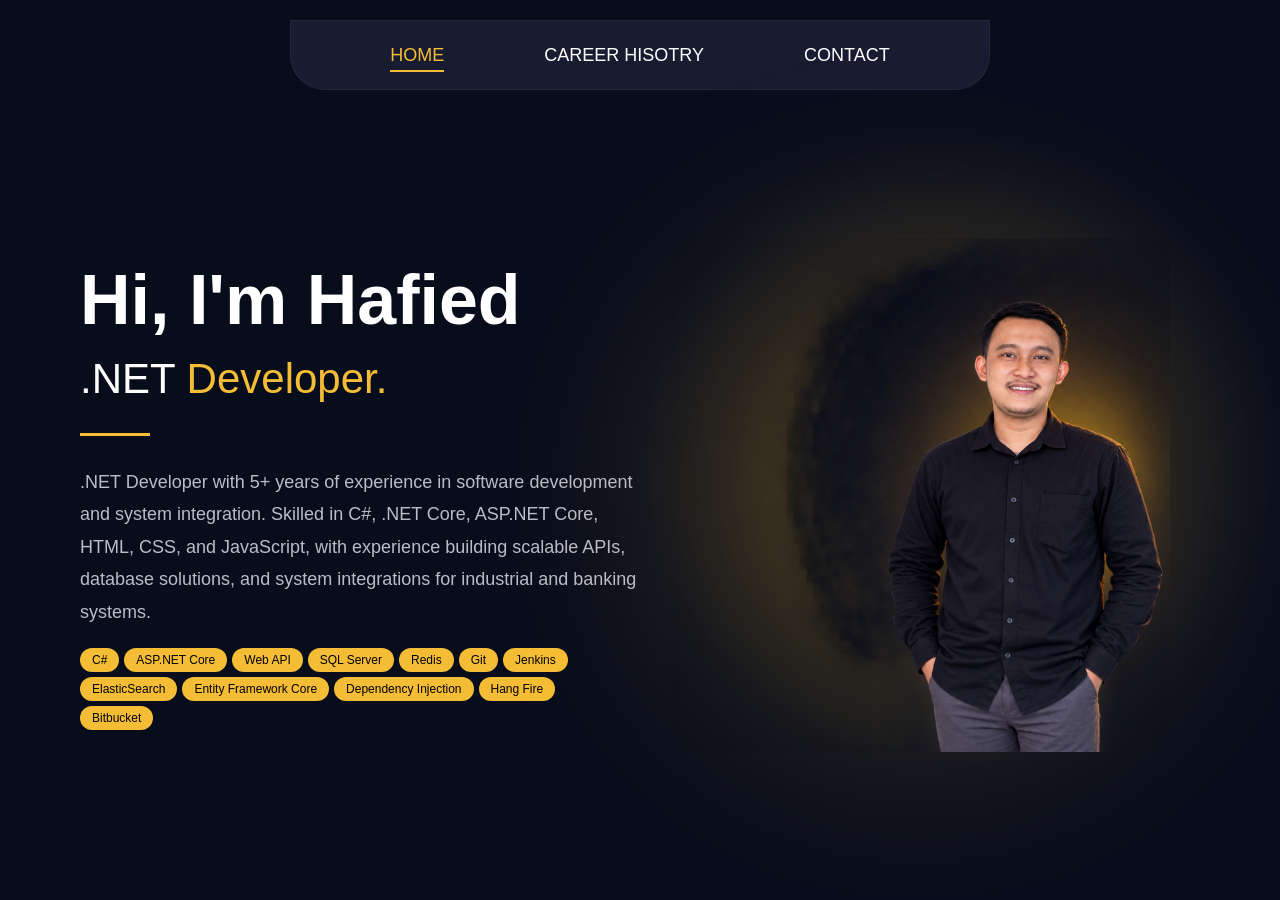
<file: index.html>
﻿<!DOCTYPE html>
<html lang="en">
<head>
    <meta charset="UTF-8">
    <meta name="viewport" content="width=device-width, initial-scale=1.0">
    <title>Summary</title>
    <link rel="stylesheet" href="main.css">
</head>

<body>
    <!-- NAVBAR -->
    <header>
        <nav>
            <a href="index.html" class="active">HOME</a>
            <a href="careerHistory.html">CAREER HISOTRY</a>
            <a href="contact.html">CONTACT</a>
        </nav>
    </header>

    <!-- HERO -->
    <main>
        <section class="hero">
            <!-- LEFT -->
            <div class="hero-text">
                <h1> Hi, I'm Hafied</h1>
                <h2>
                    .NET <span>Developer.</span>
                </h2><div class="line"></div>
                <p>
                    .NET Developer with 5+ years of experience in software development and system integration. Skilled in C#,
                    .NET Core, ASP.NET Core, HTML, CSS, and JavaScript, with experience building scalable APIs, database solutions,
                    and system integrations for industrial and banking systems.
                </p>
                <div class="tech-stack">
                    <span class="tech-badge">C#</span>
                    <span class="tech-badge">ASP.NET Core</span>
                    <span class="tech-badge">Web API</span>
                    <span class="tech-badge">SQL Server</span>
                    <span class="tech-badge">Redis</span>
                    <span class="tech-badge">Git</span>

                    <span class="tech-badge">Jenkins</span>
                    <span class="tech-badge">ElasticSearch</span>
                    <span class="tech-badge">Entity Framework Core</span>
                    <span class="tech-badge">Dependency Injection</span>
                    <span class="tech-badge">Hang Fire</span>
                    <span class="tech-badge">Bitbucket</span>
                </div>
                <!--<a href="#contact" class="button">Contact Me →</a>-->
            </div>
            <!-- RIGHT -->
            <div class="hero-image"><img src="images/hafiedphoto.png" alt="Profile"></div>
        </section>
        <!--<section class="minibadge">
            
        </section>-->
    </main>
</body>
</html>
</file>
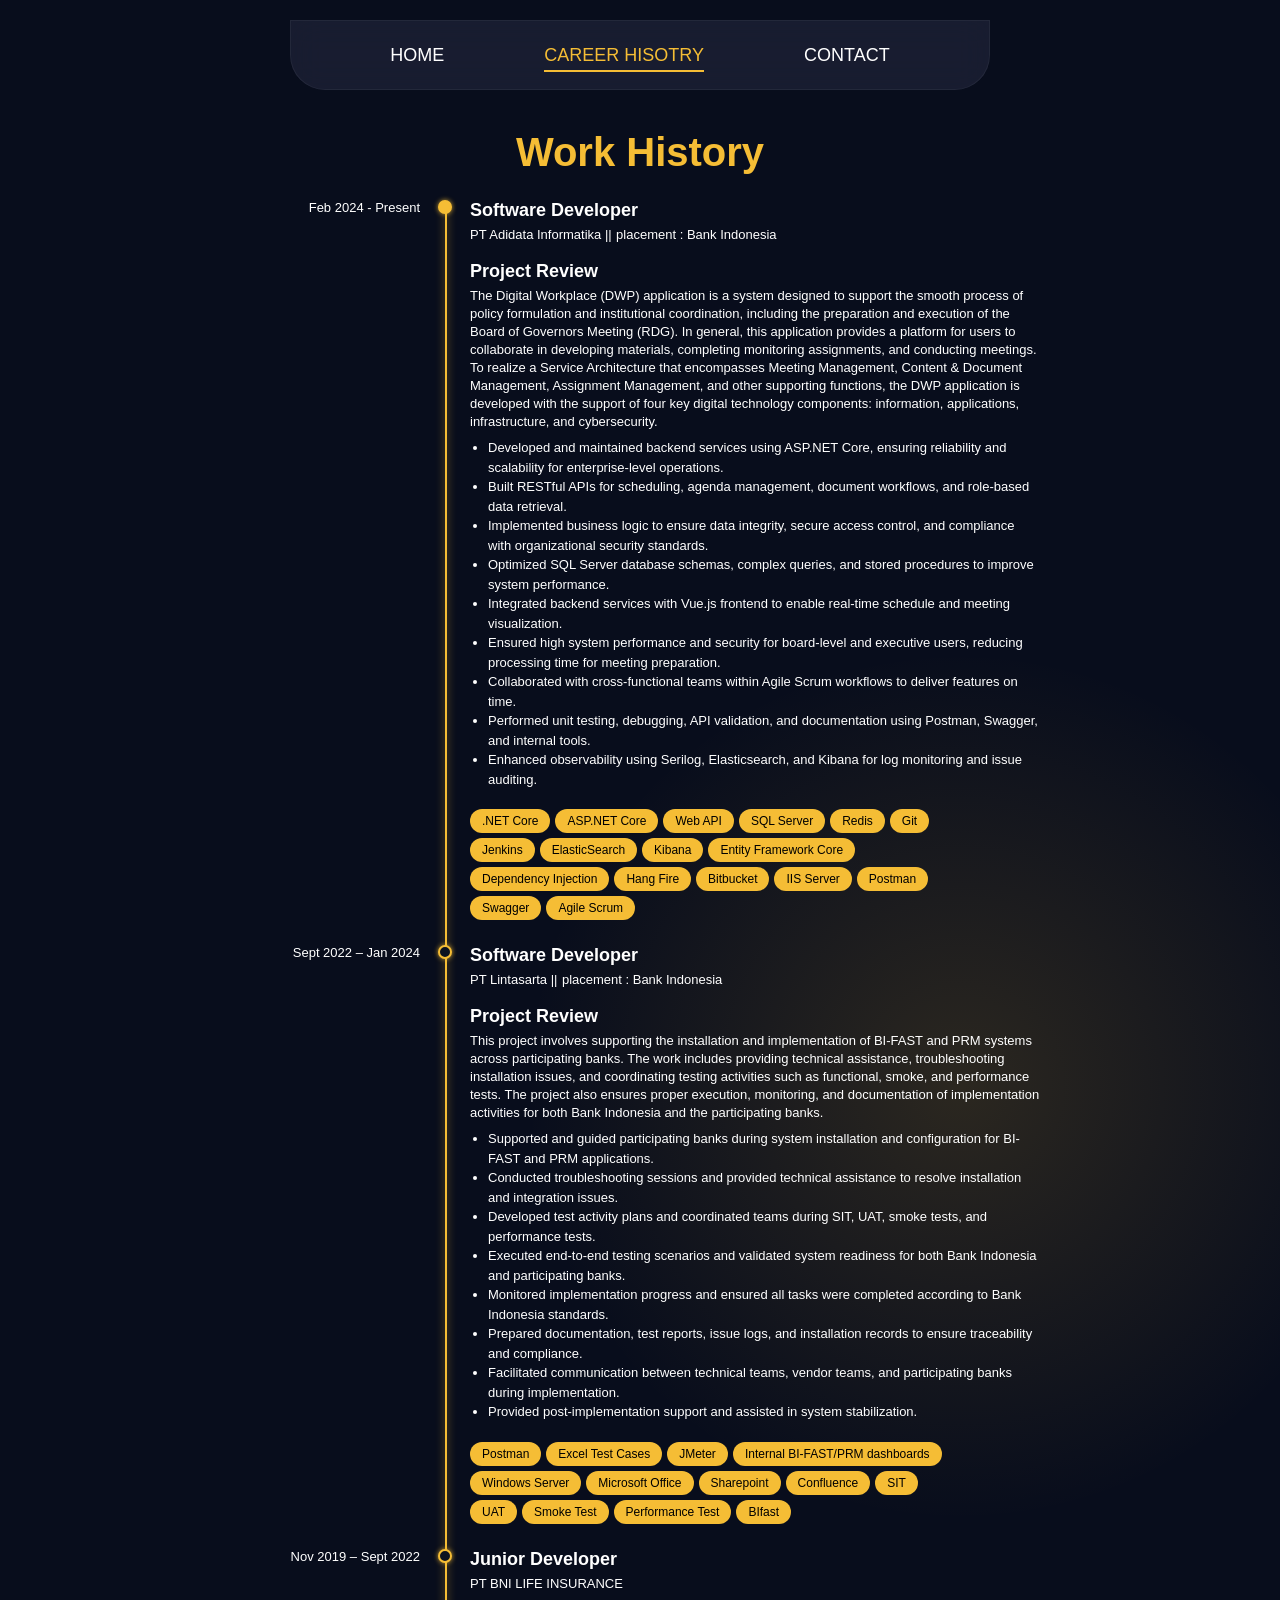
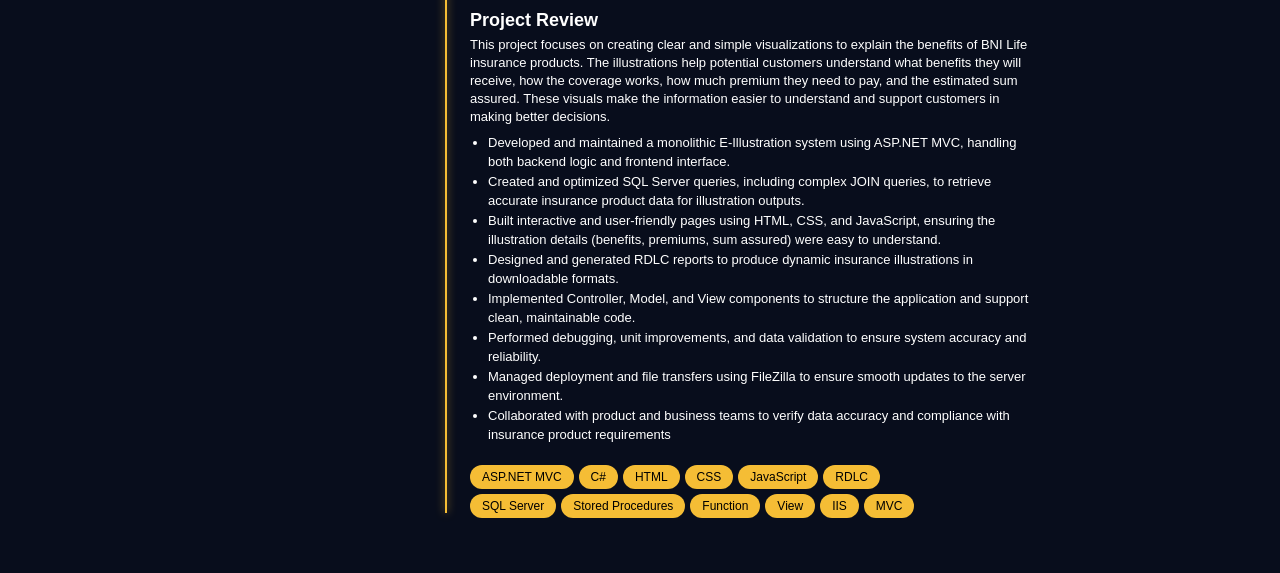
<file: careerHistory.html>
﻿<!DOCTYPE html>

<html lang="en" xmlns="http://www.w3.org/1999/xhtml">
<head>
    <meta charset="utf-8" />
    <meta name="viewport" content="width=device-width, initial-scale=1.0">
    <title>career - Hafied Rafiudin</title>
    <link rel="stylesheet" href="main.css">
</head>
<body>
    <!-- NAVBAR -->
    <header>
        <nav>
            <a href="index.html">HOME</a>
            <a href="careerHistory.html" class="active">CAREER HISOTRY</a>
            <a href="contact.html">CONTACT</a>
        </nav>
    </header>
    <main>
        <section class="work">
            <div class="work-header">
                <h1>Work History</h1>
            </div>
            <div class="timeline">
                <div class="timeline-item">
                    <div class="timeline-date">
                        Feb 2024 - Present
                    </div>
                    <div class="timeline-marker active">
                        <span></span>
                    </div>
                    <!-- Content -->
                    <div class="timeline-content">
                        <div class="timeline-title">
                            <h2>Software Developer</h2>
                            <span>PT Adidata Informatika ||</span>
                            <span>placement : Bank Indonesia</span>
                            <span><br /></span>
                            <span><br /></span>
                            <h2>Project Review</h2>
                            <span>
                                The Digital Workplace (DWP) application is a system designed to support the smooth process of policy
                                formulation and institutional coordination, including the preparation and execution of the Board of Governors
                                Meeting (RDG). In general, this application provides a platform for users to collaborate in developing
                                materials, completing monitoring assignments, and conducting meetings.
                                To realize a Service Architecture that encompasses Meeting Management, Content & Document
                                Management, Assignment Management, and other supporting functions, the DWP application is developed
                                with the support of four key digital technology components: information, applications, infrastructure, and
                                cybersecurity.
                            </span>
                        </div>
                        <div class="timeline-description">
                            <ul>
                                <li>
                                    Developed and maintained backend services using ASP.NET Core, ensuring reliability and scalability for
                                    enterprise-level operations.
                                </li>
                                <li>
                                    Built RESTful APIs for scheduling, agenda management, document workflows, and role-based data
                                    retrieval.
                                </li>
                                <li>
                                    Implemented business logic to ensure data integrity, secure access control, and compliance with
                                    organizational security standards.
                                </li>
                                <li>
                                    Optimized SQL Server database schemas, complex queries, and stored procedures to improve system
                                    performance.
                                </li>
                                <li>
                                    Integrated backend services with Vue.js frontend to enable real-time schedule and meeting visualization.
                                </li>
                                <li>
                                    Ensured high system performance and security for board-level and executive users, reducing
                                    processing time for meeting preparation.
                                </li>
                                <li>
                                    Collaborated with cross-functional teams within Agile Scrum workflows to deliver features on time.
                                </li>
                                <li>
                                    Performed unit testing, debugging, API validation, and documentation using Postman, Swagger, and
                                    internal tools.
                                </li>
                                <li>
                                    Enhanced observability using Serilog, Elasticsearch, and Kibana for log monitoring and issue auditing.
                                </li>
                            </ul>
                            <div class="tech-stack">
                                <span class="tech-badge">.NET Core</span>
                                <span class="tech-badge">ASP.NET Core</span>
                                <span class="tech-badge">Web API</span>
                                <span class="tech-badge">SQL Server</span>
                                <span class="tech-badge">Redis</span>
                                <span class="tech-badge">Git</span>
                                <span class="tech-badge">Jenkins</span>
                                <span class="tech-badge">ElasticSearch</span>
                                <span class="tech-badge">Kibana</span>
                                <span class="tech-badge">Entity Framework Core</span>
                                <span class="tech-badge">Dependency Injection</span>
                                <span class="tech-badge">Hang Fire</span>
                                <span class="tech-badge">Bitbucket</span>
                                <span class="tech-badge">IIS Server</span>
                                <span class="tech-badge">Postman</span>
                                <span class="tech-badge">Swagger</span>
                                <span class="tech-badge">Agile Scrum</span>
                            </div>
                        </div>
                    </div>
                </div>

                <div class="timeline-item">
                    <div class="timeline-date">
                        Sept 2022 – Jan 2024
                    </div>
                    <div class="timeline-marker">
                        <span></span>
                    </div>
                    <!-- Content -->
                    <div class="timeline-content">
                        <div class="timeline-title">
                            <h2>Software Developer</h2>
                            <span>PT Lintasarta ||</span>
                            <span>placement : Bank Indonesia</span>
                            <span><br /></span>
                            <span><br /></span>
                            <h2>Project Review</h2>
                            <span>
                                This project involves supporting the installation and implementation of BI-FAST and PRM systems across
                                participating banks. The work includes providing technical assistance, troubleshooting installation issues,
                                and coordinating testing activities such as functional, smoke, and performance tests. The project also
                                ensures proper execution, monitoring, and documentation of implementation activities for both Bank
                                Indonesia and the participating banks.
                            </span>
                        </div>
                        <div class="timeline-description">
                            <ul>
                                <li>
                                    Supported and guided participating banks during system installation and configuration for BI-FAST and
                                    PRM applications.
                                </li>
                                <li>
                                    Conducted troubleshooting sessions and provided technical assistance to resolve installation and
                                    integration issues.
                                </li>
                                <li>
                                    Developed test activity plans and coordinated teams during SIT, UAT, smoke tests, and performance
                                    tests.
                                </li>
                                <li>
                                    Executed end-to-end testing scenarios and validated system readiness for both Bank Indonesia and
                                    participating banks.
                                </li>
                                <li>
                                    Monitored implementation progress and ensured all tasks were completed according to Bank Indonesia
                                    standards.
                                </li>
                                <li>
                                    Prepared documentation, test reports, issue logs, and installation records to ensure traceability and
                                    compliance.
                                </li>
                                <li>
                                    Facilitated communication between technical teams, vendor teams, and participating banks during
                                    implementation.
                                </li>
                                <li>
                                    Provided post-implementation support and assisted in system stabilization.
                                </li>
                            </ul>
                            <div class="tech-stack">
                                <span class="tech-badge">Postman</span>
                                <span class="tech-badge">Excel Test Cases</span>
                                <span class="tech-badge">JMeter</span>
                                <span class="tech-badge">Internal BI-FAST/PRM dashboards</span>
                                <span class="tech-badge">Windows Server</span>
                                <span class="tech-badge">Microsoft Office</span>
                                <span class="tech-badge">Sharepoint</span>
                                <span class="tech-badge">Confluence</span>
                                <span class="tech-badge">SIT</span>
                                <span class="tech-badge">UAT</span>
                                <span class="tech-badge">Smoke Test</span>
                                <span class="tech-badge">Performance Test</span>
                                <span class="tech-badge">BIfast</span>
                            </div>
                        </div>
                    </div>
                </div>

                <div class="timeline-item">
                    <div class="timeline-date">
                        Nov 2019 – Sept 2022
                    </div>
                    <div class="timeline-marker">
                        <span></span>
                    </div>
                    <!-- Content -->
                    <div class="timeline-content">
                        <div class="timeline-title">
                            <h2>Junior Developer</h2>
                            <span>PT BNI LIFE INSURANCE</span>
                            <span><br /></span>
                            <span><br /></span>
                            <h2>Project Review</h2>
                            <span>
                                This project focuses on creating clear and simple visualizations to explain the benefits of BNI Life insurance
                                products. The illustrations help potential customers understand what benefits they will receive, how the
                                coverage works, how much premium they need to pay, and the estimated sum assured. These visuals make
                                the information easier to understand and support customers in making better decisions.
                            </span>
                        </div>
                        <div class="timeline-description">
                            <ul>
                                <li>
                                    Developed and maintained a monolithic E-Illustration system using ASP.NET MVC, handling both
                                    backend logic and frontend interface.
                                </li>
                                <li>
                                    Created and optimized SQL Server queries, including complex JOIN queries, to retrieve accurate
                                    insurance product data for illustration outputs.
                                </li>
                                <li>
                                    Built interactive and user-friendly pages using HTML, CSS, and JavaScript, ensuring the illustration
                                    details (benefits, premiums, sum assured) were easy to understand.
                                </li>
                                <li>
                                    Designed and generated RDLC reports to produce dynamic insurance illustrations in downloadable
                                    formats.
                                </li>
                                <li>
                                    Implemented Controller, Model, and View components to structure the application and support clean,
                                    maintainable code.
                                </li>
                                <li>
                                    Performed debugging, unit improvements, and data validation to ensure system accuracy and reliability.
                                </li>
                                <li>
                                    Managed deployment and file transfers using FileZilla to ensure smooth updates to the server
                                    environment.
                                </li>
                                <li>
                                    Collaborated with product and business teams to verify data accuracy and compliance with insurance
                                    product requirements
                                </li>
                            </ul>
                            <div class="tech-stack">
                                <span class="tech-badge">ASP.NET MVC</span>
                                <span class="tech-badge">C#</span>
                                <span class="tech-badge">HTML</span>
                                <span class="tech-badge">CSS</span>
                                <span class="tech-badge">JavaScript</span>
                                <span class="tech-badge">RDLC</span>
                                <span class="tech-badge">SQL Server</span>
                                <span class="tech-badge">Stored Procedures</span>
                                <span class="tech-badge">Function</span>
                                <span class="tech-badge">View</span>
                                <span class="tech-badge">IIS</span>
                                <span class="tech-badge">MVC</span>
                            </div>
                        </div>
                    </div>
                </div>
            </div>
        </section>
    </main>
</body>
</html>
</file>
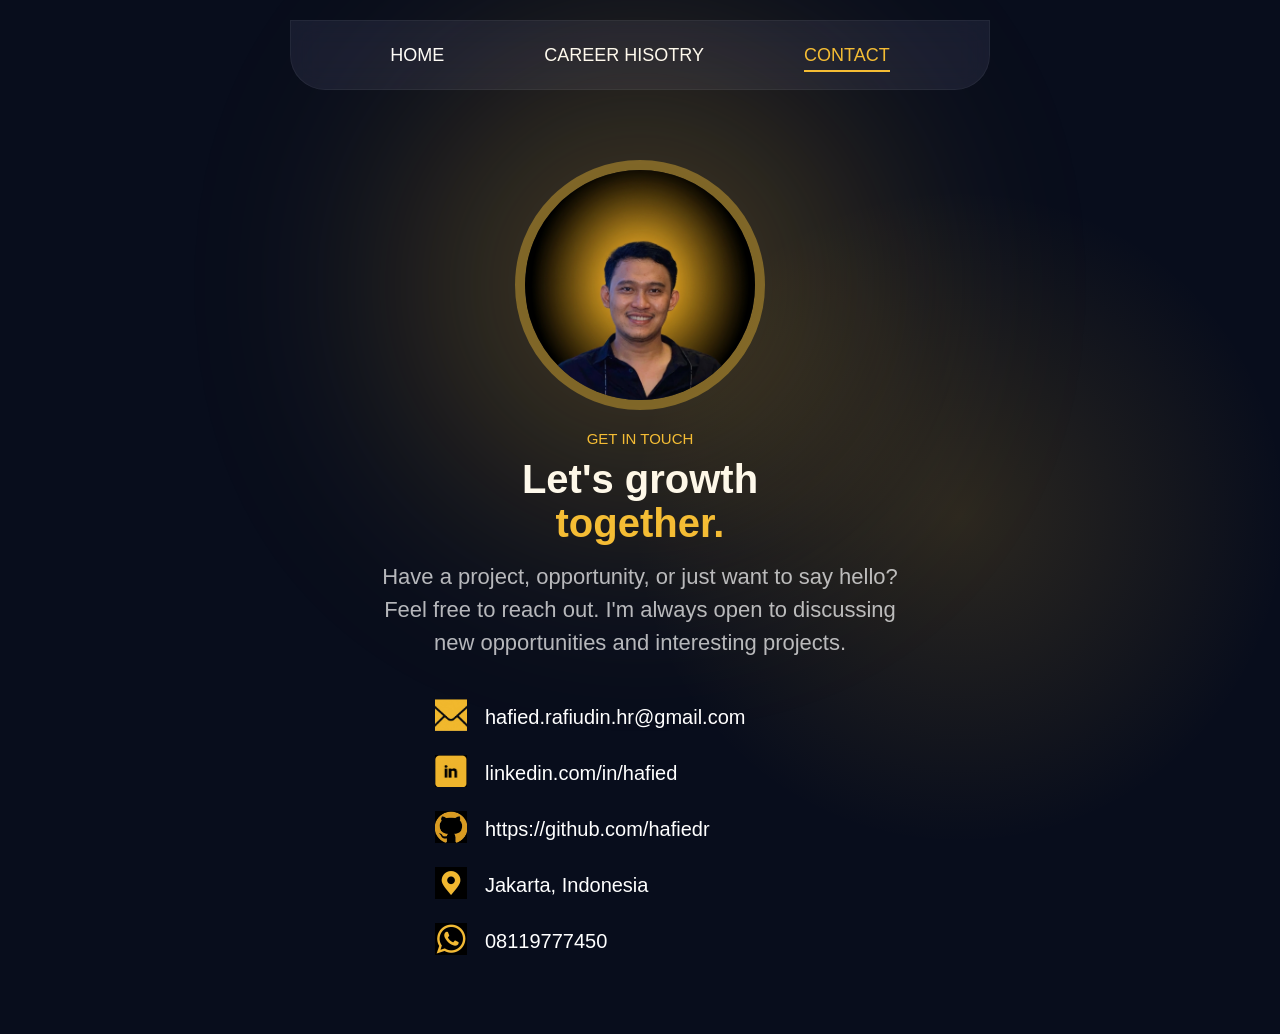
<file: contact.html>
﻿<!DOCTYPE html>
<html lang="en">
<head>
    <meta charset="UTF-8">
    <meta name="viewport" content="width=device-width, initial-scale=1.0">

    <title>Contact - Hafied Rafiudin</title>

    <link rel="stylesheet" href="main.css">
</head>

<body>

<!-- NAVBAR -->
<header>
    <nav>
        <a href="index.html">HOME</a>
        <a href="careerHistory.html">CAREER HISOTRY</a>
        <a href="contact.html" class="active">CONTACT</a>
    </nav>
</header>

<!-- CONTACT -->
<main>
    <section class="contact">
        
        <!-- Image -->
        <div class="hero-image-contact">
            <img src="images/imgContact.jpg" alt="Profile">
        </div>

        <!-- Content -->
        <div class="contact-content">

            <!-- Header -->
            <div class="contact-header">
                <p class="contact-eyebrow">GET IN TOUCH</p>

                <h1 class="contact-title">
                    Let's growth<br>
                    <span style="color: #f5bd35;">together.</span>
                </h1>

                <p class="contact-description">
                    Have a project, opportunity, or just want to say hello?<br>
                    Feel free to reach out. I'm always open to discussing<br>
                    new opportunities and interesting projects.
                </p>
            </div>
            <!-- Contact Information -->
            <div class="contact-info">
                <table class="contact-table">
                    <tbody>
                        <!-- Email -->
                        <tr class="contact-row">
                            <td class="contact-item-img">
                                <img src="images/email.jpg" alt="Email">
                            </td>
                            <td class="contact-value">
                                <a href="mailto:hafied.rafiudin.hr@gmail.com" class="contact-link">
                                    hafied.rafiudin.hr@gmail.com
                                </a>
                            </td>
                        </tr>

                        <!-- LinkedIn -->
                        <tr class="contact-row">
                            <td class="contact-item-img">
                                <img src="images/linkedin.jpg" alt="LinkedIn">
                            </td>
                            <td class="contact-value">
                                <a href="https://www.linkedin.com/in/hafied-rafiudin" target="_blank" class="contact-link">
                                    linkedin.com/in/hafied
                                </a>
                            </td>
                        </tr>

                        <!-- GitHub -->
                        <tr class="contact-row">
                            <td class="contact-item-img">
                                <img src="images/github.jpg" alt="GitHub">
                            </td>
                            <td class="contact-value">
                                <a href="https://github.com/hafiedr" target="_blank" class="contact-link">
                                    https://github.com/hafiedr
                                </a>
                            </td>
                        </tr>

                        <!-- Location -->
                        <tr class="contact-row">
                            <td class="contact-item-img">
                                <img src="images/location.jpg" alt="Location">
                            </td>
                            <td class="contact-value">
                                <span class="contact-location">
                                    Jakarta, Indonesia
                                </span>
                            </td>
                        </tr>

                        <!-- Whatsapp -->
                        <tr class="contact-row">
                            <td class="contact-item-img">
                                <img src="images/whatsapp.jpg" alt="Location">
                            </td>
                            <td class="contact-value">
                                <span class="contact-location">
                                    08119777450
                                </span>
                            </td>
                        </tr>
                    </tbody>
                </table>

            </div>

        </div>
    </section>
</main>


</body>
</html>
</file>
<file: main.css>
﻿@import url("variables.css");
@import url("navbar.css");
@import url("hero.css");
@import url("button.css");
@import url("minibadge.css");
@import url("contact.css");
@import url("career.css");
@import url("responsive.css");

* {
    margin: 0;
    padding: 0;
    box-sizing: border-box;
}

body {
    min-height: 100vh;

    background:
        radial-gradient(
            circle at 75% 50%,
            rgba(245, 189, 53, 0.15),
            transparent 30%
        ),
        var(--color-background);

    color: var(--color-text);

    font-family: Arial, sans-serif;
}
</file>
